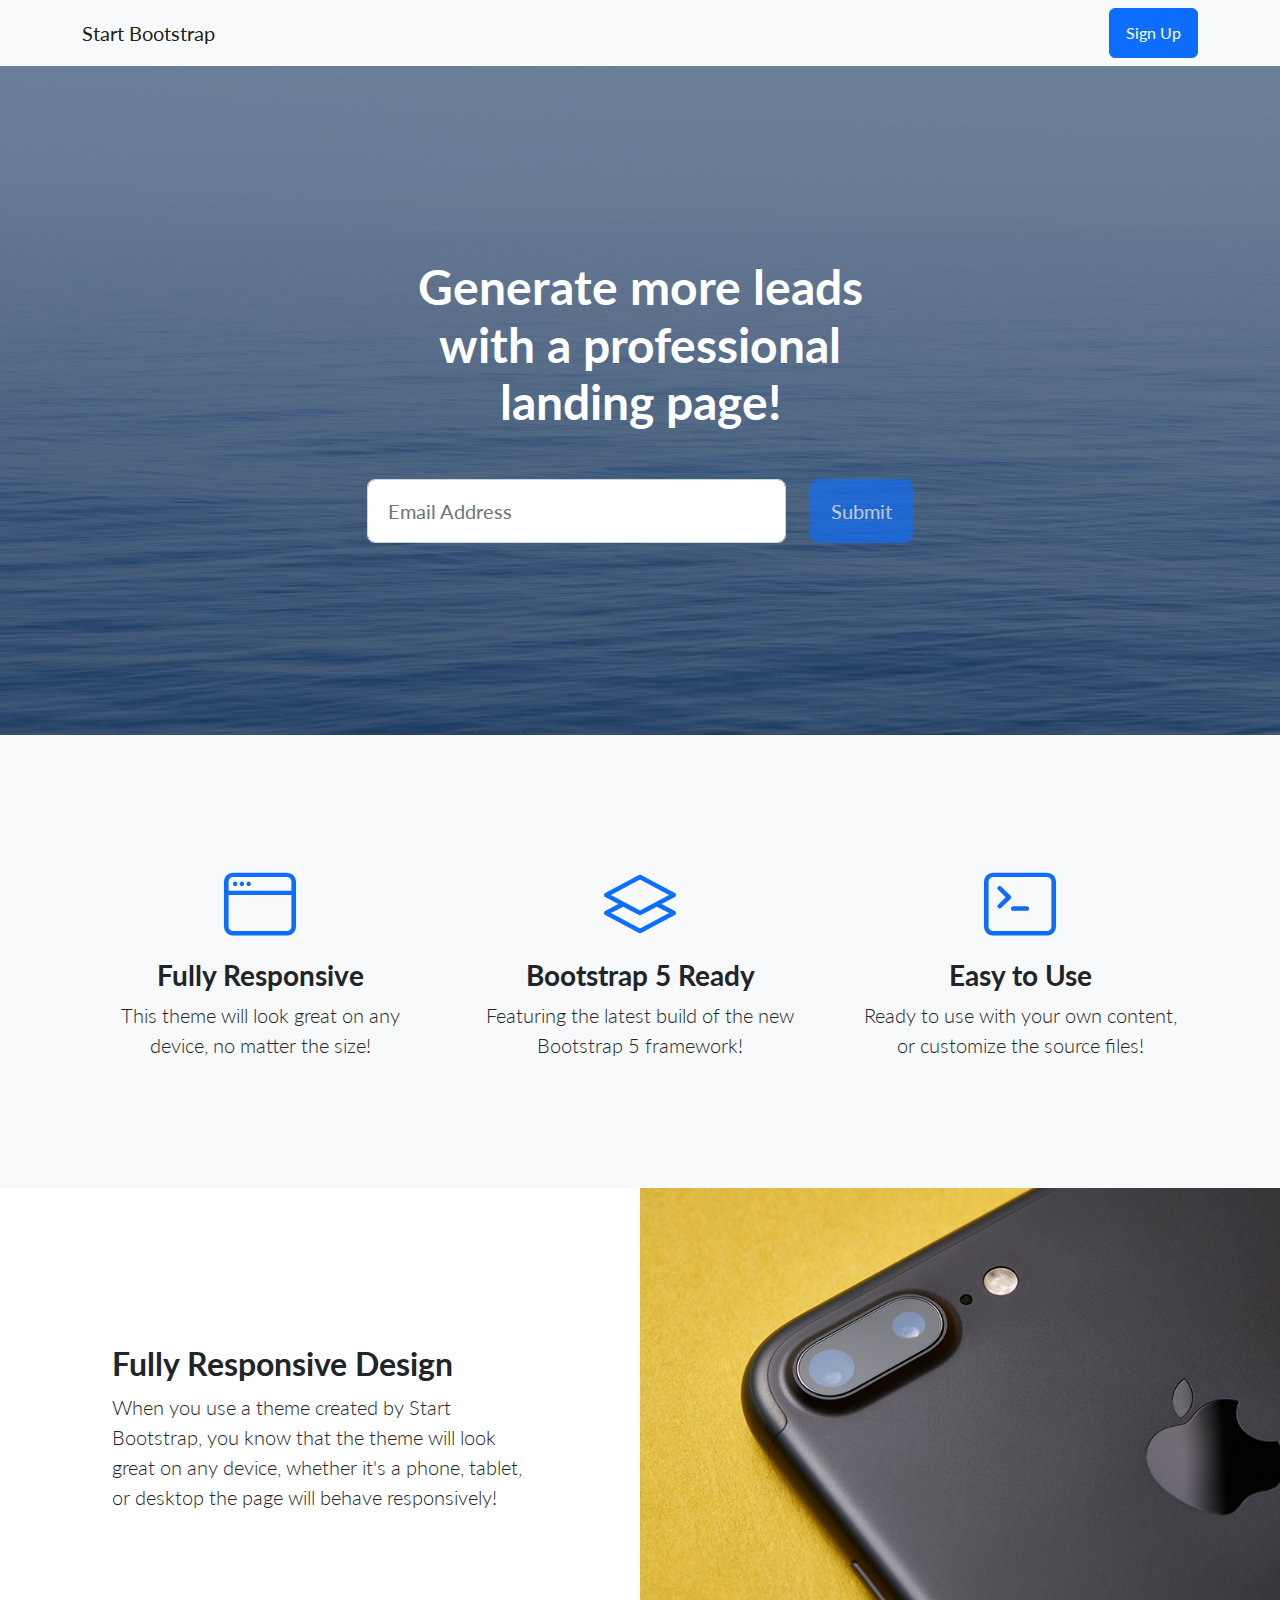
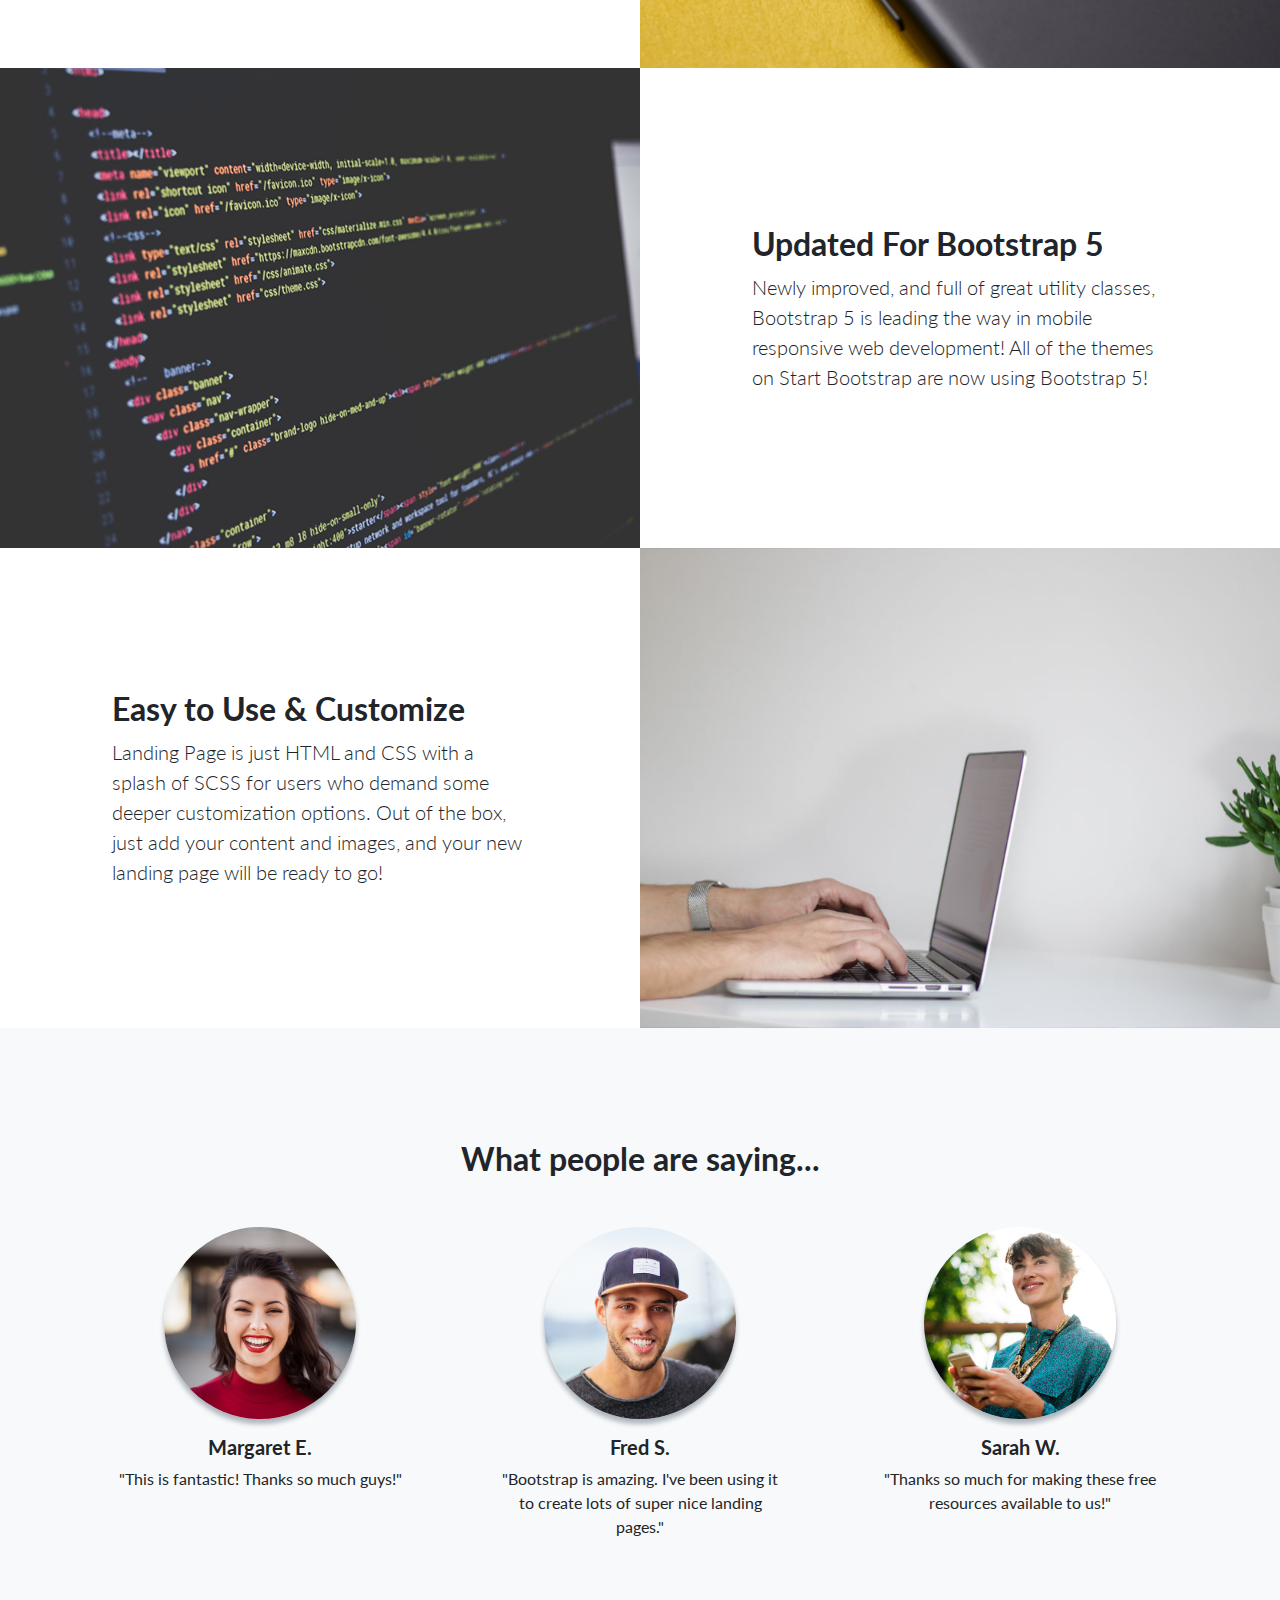
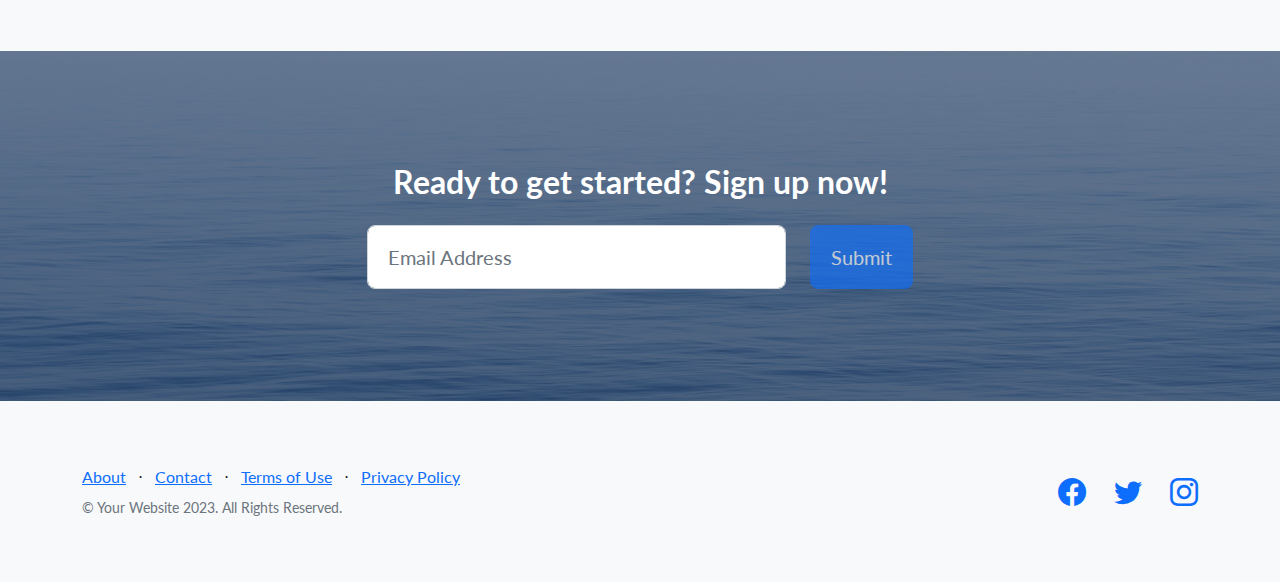
<file: index.html>
<!DOCTYPE html>
<html lang="en">
    <head>
        <meta charset="utf-8" />
        <meta name="viewport" content="width=device-width, initial-scale=1, shrink-to-fit=no" />
        <meta name="description" content="" />
        <meta name="author" content="" />
        <title>Landing Page - Start Bootstrap Theme</title>
        <!-- Favicon-->
        <link rel="icon" type="image/x-icon" href="assets/favicon.ico" />
        <!-- Bootstrap icons-->
        <link href="https://cdn.jsdelivr.net/npm/bootstrap-icons@1.5.0/font/bootstrap-icons.css" rel="stylesheet" type="text/css" />
        <!-- Google fonts-->
        <link href="https://fonts.googleapis.com/css?family=Lato:300,400,700,300italic,400italic,700italic" rel="stylesheet" type="text/css" />
        <!-- Core theme CSS (includes Bootstrap)-->
        <link href="css/styles.css" rel="stylesheet" />
    </head>
    <body>
        <!-- Navigation-->
        <nav class="navbar navbar-light bg-light static-top">
            <div class="container">
                <a class="navbar-brand" href="#!">Start Bootstrap</a>
                <a class="btn btn-primary" href="#signup">Sign Up</a>
            </div>
        </nav>
        <!-- Masthead-->
        <header class="masthead">
            <div class="container position-relative">
                <div class="row justify-content-center">
                    <div class="col-xl-6">
                        <div class="text-center text-white">
                            <!-- Page heading-->
                            <h1 class="mb-5">Generate more leads with a professional landing page!</h1>
                            <!-- Signup form-->
                            <!-- * * * * * * * * * * * * * * *-->
                            <!-- * * SB Forms Contact Form * *-->
                            <!-- * * * * * * * * * * * * * * *-->
                            <!-- This form is pre-integrated with SB Forms.-->
                            <!-- To make this form functional, sign up at-->
                            <!-- https://startbootstrap.com/solution/contact-forms-->
                            <!-- to get an API token!-->
                            <form class="form-subscribe" id="contactForm" data-sb-form-api-token="API_TOKEN">
                                <!-- Email address input-->
                                <div class="row">
                                    <div class="col">
                                        <input class="form-control form-control-lg" id="emailAddress" type="email" placeholder="Email Address" data-sb-validations="required,email" />
                                        <div class="invalid-feedback text-white" data-sb-feedback="emailAddress:required">Email Address is required.</div>
                                        <div class="invalid-feedback text-white" data-sb-feedback="emailAddress:email">Email Address Email is not valid.</div>
                                    </div>
                                    <div class="col-auto"><button class="btn btn-primary btn-lg disabled" id="submitButton" type="submit">Submit</button></div>
                                </div>
                                <!-- Submit success message-->
                                <!---->
                                <!-- This is what your users will see when the form-->
                                <!-- has successfully submitted-->
                                <div class="d-none" id="submitSuccessMessage">
                                    <div class="text-center mb-3">
                                        <div class="fw-bolder">Form submission successful!</div>
                                        <p>To activate this form, sign up at</p>
                                        <a class="text-white" href="https://startbootstrap.com/solution/contact-forms">https://startbootstrap.com/solution/contact-forms</a>
                                    </div>
                                </div>
                                <!-- Submit error message-->
                                <!---->
                                <!-- This is what your users will see when there is-->
                                <!-- an error submitting the form-->
                                <div class="d-none" id="submitErrorMessage"><div class="text-center text-danger mb-3">Error sending message!</div></div>
                            </form>
                        </div>
                    </div>
                </div>
            </div>
        </header>
        <!-- Icons Grid-->
        <section class="features-icons bg-light text-center">
            <div class="container">
                <div class="row">
                    <div class="col-lg-4">
                        <div class="features-icons-item mx-auto mb-5 mb-lg-0 mb-lg-3">
                            <div class="features-icons-icon d-flex"><i class="bi-window m-auto text-primary"></i></div>
                            <h3>Fully Responsive</h3>
                            <p class="lead mb-0">This theme will look great on any device, no matter the size!</p>
                        </div>
                    </div>
                    <div class="col-lg-4">
                        <div class="features-icons-item mx-auto mb-5 mb-lg-0 mb-lg-3">
                            <div class="features-icons-icon d-flex"><i class="bi-layers m-auto text-primary"></i></div>
                            <h3>Bootstrap 5 Ready</h3>
                            <p class="lead mb-0">Featuring the latest build of the new Bootstrap 5 framework!</p>
                        </div>
                    </div>
                    <div class="col-lg-4">
                        <div class="features-icons-item mx-auto mb-0 mb-lg-3">
                            <div class="features-icons-icon d-flex"><i class="bi-terminal m-auto text-primary"></i></div>
                            <h3>Easy to Use</h3>
                            <p class="lead mb-0">Ready to use with your own content, or customize the source files!</p>
                        </div>
                    </div>
                </div>
            </div>
        </section>
        <!-- Image Showcases-->
        <section class="showcase">
            <div class="container-fluid p-0">
                <div class="row g-0">
                    <div class="col-lg-6 order-lg-2 text-white showcase-img" style="background-image: url('assets/img/bg-showcase-1.jpg')"></div>
                    <div class="col-lg-6 order-lg-1 my-auto showcase-text">
                        <h2>Fully Responsive Design</h2>
                        <p class="lead mb-0">When you use a theme created by Start Bootstrap, you know that the theme will look great on any device, whether it's a phone, tablet, or desktop the page will behave responsively!</p>
                    </div>
                </div>
                <div class="row g-0">
                    <div class="col-lg-6 text-white showcase-img" style="background-image: url('assets/img/bg-showcase-2.jpg')"></div>
                    <div class="col-lg-6 my-auto showcase-text">
                        <h2>Updated For Bootstrap 5</h2>
                        <p class="lead mb-0">Newly improved, and full of great utility classes, Bootstrap 5 is leading the way in mobile responsive web development! All of the themes on Start Bootstrap are now using Bootstrap 5!</p>
                    </div>
                </div>
                <div class="row g-0">
                    <div class="col-lg-6 order-lg-2 text-white showcase-img" style="background-image: url('assets/img/bg-showcase-3.jpg')"></div>
                    <div class="col-lg-6 order-lg-1 my-auto showcase-text">
                        <h2>Easy to Use & Customize</h2>
                        <p class="lead mb-0">Landing Page is just HTML and CSS with a splash of SCSS for users who demand some deeper customization options. Out of the box, just add your content and images, and your new landing page will be ready to go!</p>
                    </div>
                </div>
            </div>
        </section>
        <!-- Testimonials-->
        <section class="testimonials text-center bg-light">
            <div class="container">
                <h2 class="mb-5">What people are saying...</h2>
                <div class="row">
                    <div class="col-lg-4">
                        <div class="testimonial-item mx-auto mb-5 mb-lg-0">
                            <img class="img-fluid rounded-circle mb-3" src="assets/img/testimonials-1.jpg" alt="..." />
                            <h5>Margaret E.</h5>
                            <p class="font-weight-light mb-0">"This is fantastic! Thanks so much guys!"</p>
                        </div>
                    </div>
                    <div class="col-lg-4">
                        <div class="testimonial-item mx-auto mb-5 mb-lg-0">
                            <img class="img-fluid rounded-circle mb-3" src="assets/img/testimonials-2.jpg" alt="..." />
                            <h5>Fred S.</h5>
                            <p class="font-weight-light mb-0">"Bootstrap is amazing. I've been using it to create lots of super nice landing pages."</p>
                        </div>
                    </div>
                    <div class="col-lg-4">
                        <div class="testimonial-item mx-auto mb-5 mb-lg-0">
                            <img class="img-fluid rounded-circle mb-3" src="assets/img/testimonials-3.jpg" alt="..." />
                            <h5>Sarah W.</h5>
                            <p class="font-weight-light mb-0">"Thanks so much for making these free resources available to us!"</p>
                        </div>
                    </div>
                </div>
            </div>
        </section>
        <!-- Call to Action-->
        <section class="call-to-action text-white text-center" id="signup">
            <div class="container position-relative">
                <div class="row justify-content-center">
                    <div class="col-xl-6">
                        <h2 class="mb-4">Ready to get started? Sign up now!</h2>
                        <!-- Signup form-->
                        <!-- * * * * * * * * * * * * * * *-->
                        <!-- * * SB Forms Contact Form * *-->
                        <!-- * * * * * * * * * * * * * * *-->
                        <!-- This form is pre-integrated with SB Forms.-->
                        <!-- To make this form functional, sign up at-->
                        <!-- https://startbootstrap.com/solution/contact-forms-->
                        <!-- to get an API token!-->
                        <form class="form-subscribe" id="contactFormFooter" data-sb-form-api-token="API_TOKEN">
                            <!-- Email address input-->
                            <div class="row">
                                <div class="col">
                                    <input class="form-control form-control-lg" id="emailAddressBelow" type="email" placeholder="Email Address" data-sb-validations="required,email" />
                                    <div class="invalid-feedback text-white" data-sb-feedback="emailAddressBelow:required">Email Address is required.</div>
                                    <div class="invalid-feedback text-white" data-sb-feedback="emailAddressBelow:email">Email Address Email is not valid.</div>
                                </div>
                                <div class="col-auto"><button class="btn btn-primary btn-lg disabled" id="submitButton" type="submit">Submit</button></div>
                            </div>
                            <!-- Submit success message-->
                            <!---->
                            <!-- This is what your users will see when the form-->
                            <!-- has successfully submitted-->
                            <div class="d-none" id="submitSuccessMessage">
                                <div class="text-center mb-3">
                                    <div class="fw-bolder">Form submission successful!</div>
                                    <p>To activate this form, sign up at</p>
                                    <a class="text-white" href="https://startbootstrap.com/solution/contact-forms">https://startbootstrap.com/solution/contact-forms</a>
                                </div>
                            </div>
                            <!-- Submit error message-->
                            <!---->
                            <!-- This is what your users will see when there is-->
                            <!-- an error submitting the form-->
                            <div class="d-none" id="submitErrorMessage"><div class="text-center text-danger mb-3">Error sending message!</div></div>
                        </form>
                    </div>
                </div>
            </div>
        </section>
        <!-- Footer-->
        <footer class="footer bg-light">
            <div class="container">
                <div class="row">
                    <div class="col-lg-6 h-100 text-center text-lg-start my-auto">
                        <ul class="list-inline mb-2">
                            <li class="list-inline-item"><a href="#!">About</a></li>
                            <li class="list-inline-item">⋅</li>
                            <li class="list-inline-item"><a href="#!">Contact</a></li>
                            <li class="list-inline-item">⋅</li>
                            <li class="list-inline-item"><a href="#!">Terms of Use</a></li>
                            <li class="list-inline-item">⋅</li>
                            <li class="list-inline-item"><a href="#!">Privacy Policy</a></li>
                        </ul>
                        <p class="text-muted small mb-4 mb-lg-0">&copy; Your Website 2023. All Rights Reserved.</p>
                    </div>
                    <div class="col-lg-6 h-100 text-center text-lg-end my-auto">
                        <ul class="list-inline mb-0">
                            <li class="list-inline-item me-4">
                                <a href="#!"><i class="bi-facebook fs-3"></i></a>
                            </li>
                            <li class="list-inline-item me-4">
                                <a href="#!"><i class="bi-twitter fs-3"></i></a>
                            </li>
                            <li class="list-inline-item">
                                <a href="#!"><i class="bi-instagram fs-3"></i></a>
                            </li>
                        </ul>
                    </div>
                </div>
            </div>
        </footer>
        <!-- Bootstrap core JS-->
        <script src="https://cdn.jsdelivr.net/npm/bootstrap@5.2.3/dist/js/bootstrap.bundle.min.js"></script>
        <!-- Core theme JS-->
        <script src="js/scripts.js"></script>
        <!-- * * * * * * * * * * * * * * * * * * * * * * * * * * * * * * * * * * * * * * * *-->
        <!-- * *                               SB Forms JS                               * *-->
        <!-- * * Activate your form at https://startbootstrap.com/solution/contact-forms * *-->
        <!-- * * * * * * * * * * * * * * * * * * * * * * * * * * * * * * * * * * * * * * * *-->
        <script src="https://cdn.startbootstrap.com/sb-forms-latest.js"></script>
    </body>
</html>
</file>
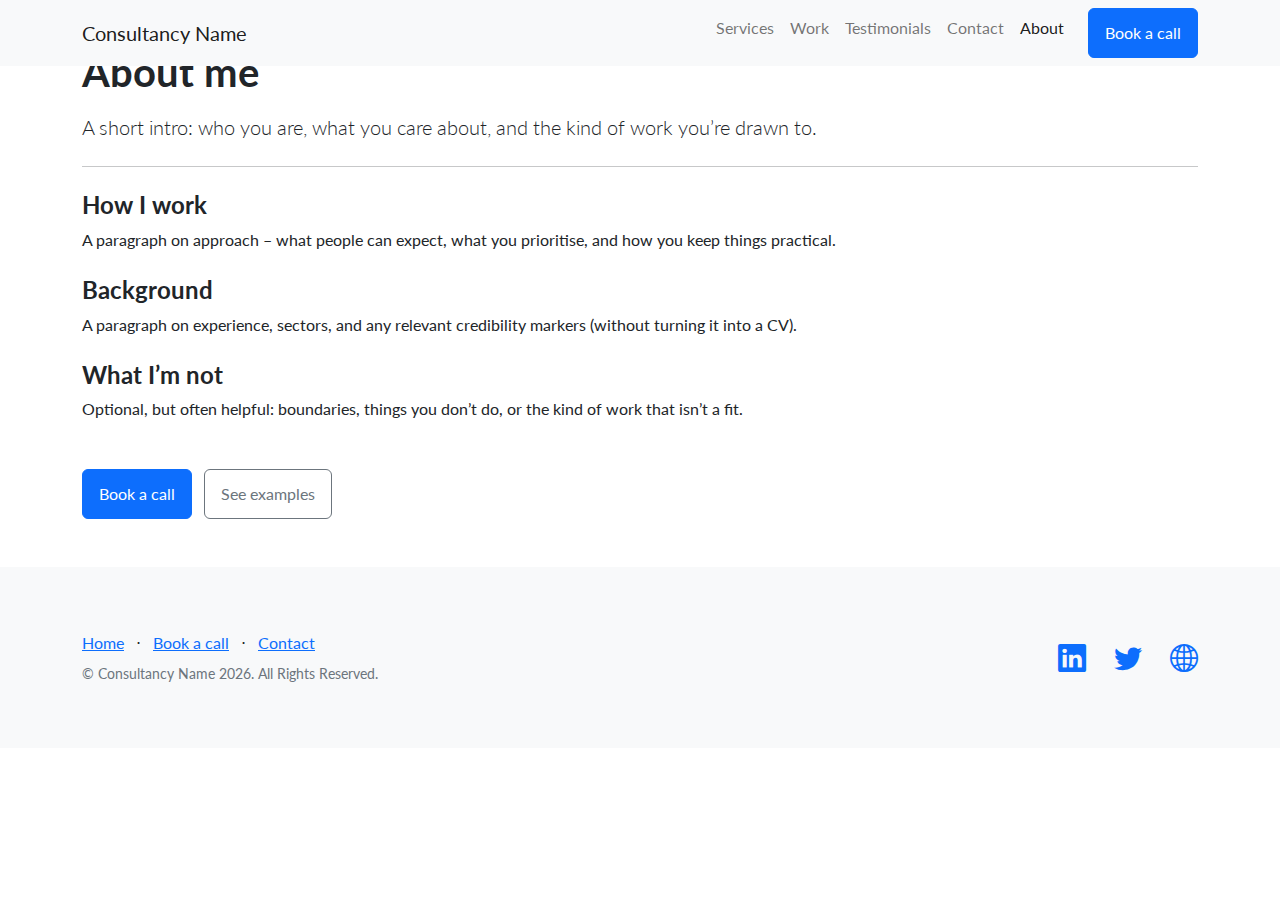
<file: about.html>
<!DOCTYPE html>
<html lang="en">
  <head>
    <meta charset="utf-8" />
    <meta name="viewport" content="width=device-width, initial-scale=1, shrink-to-fit=no" />
    <meta name="description" content="About" />
    <meta name="author" content="" />
    <title>About – Consultancy Name</title>

    <link rel="icon" type="image/x-icon" href="assets/favicon.ico" />
    <link
      href="https://cdn.jsdelivr.net/npm/bootstrap-icons@1.5.0/font/bootstrap-icons.css"
      rel="stylesheet"
      type="text/css"
    />
    <link
      href="https://fonts.googleapis.com/css?family=Lato:300,400,700,300italic,400italic,700italic"
      rel="stylesheet"
      type="text/css"
    />
    <link href="css/styles.css" rel="stylesheet" />
  </head>

  <body>
    <!-- NAV (same as index, but anchor links point back to index sections) -->
    <nav class="navbar navbar-expand-lg navbar-light bg-light fixed-top">
      <div class="container">
        <a class="navbar-brand" href="index.html">Consultancy Name</a>
        <button
          class="navbar-toggler"
          type="button"
          data-bs-toggle="collapse"
          data-bs-target="#mainNav"
          aria-controls="mainNav"
          aria-expanded="false"
          aria-label="Toggle navigation"
        >
          <span class="navbar-toggler-icon"></span>
        </button>

        <div class="collapse navbar-collapse" id="mainNav">
          <ul class="navbar-nav ms-auto">
            <li class="nav-item"><a class="nav-link" href="index.html#services">Services</a></li>
            <li class="nav-item"><a class="nav-link" href="index.html#portfolio">Work</a></li>
            <li class="nav-item"><a class="nav-link" href="index.html#testimonials">Testimonials</a></li>
            <li class="nav-item"><a class="nav-link" href="index.html#contact">Contact</a></li>
            <li class="nav-item"><a class="nav-link active" href="about.html" aria-current="page">About</a></li>
            <li class="nav-item">
              <a class="btn btn-primary ms-lg-3" href="bookacall.html">Book a call</a>
            </li>
          </ul>
        </div>
      </div>
    </nav>

    <main class="py-5" style="padding-top: 72px;">
      <div class="container">
        <!-- ======================================================
             ABOUT PAGE CONTENT
             Safe to edit headings and paragraphs.
             ====================================================== -->
        <h1 class="mb-3">About me</h1>
        <p class="lead">
          A short intro: who you are, what you care about, and the kind of work you’re drawn to.
        </p>

        <hr class="my-4" />

        <h2 class="h4 mt-4">How I work</h2>
        <p>
          A paragraph on approach – what people can expect, what you prioritise, and how you keep things practical.
        </p>

        <h2 class="h4 mt-4">Background</h2>
        <p>
          A paragraph on experience, sectors, and any relevant credibility markers (without turning it into a CV).
        </p>

        <h2 class="h4 mt-4">What I’m not</h2>
        <p>
          Optional, but often helpful: boundaries, things you don’t do, or the kind of work that isn’t a fit.
        </p>

        <div class="mt-5">
          <a class="btn btn-primary" href="bookacall.html">Book a call</a>
          <a class="btn btn-outline-secondary ms-2" href="index.html#portfolio">See examples</a>
        </div>
      </div>
    </main>

    <footer class="footer bg-light">
      <div class="container">
        <div class="row">
          <div class="col-lg-6 h-100 text-center text-lg-start my-auto">
            <ul class="list-inline mb-2">
              <li class="list-inline-item"><a href="index.html">Home</a></li>
              <li class="list-inline-item">⋅</li>
              <li class="list-inline-item"><a href="bookacall.html">Book a call</a></li>
              <li class="list-inline-item">⋅</li>
              <li class="list-inline-item"><a href="index.html#contact">Contact</a></li>
            </ul>
            <p class="text-muted small mb-4 mb-lg-0">&copy; Consultancy Name 2026. All Rights Reserved.</p>
          </div>
          <div class="col-lg-6 h-100 text-center text-lg-end my-auto">
            <ul class="list-inline mb-0">
              <li class="list-inline-item me-4">
                <a href="#!" aria-label="LinkedIn"><i class="bi-linkedin fs-3"></i></a>
              </li>
              <li class="list-inline-item me-4">
                <a href="#!" aria-label="X"><i class="bi-twitter fs-3"></i></a>
              </li>
              <li class="list-inline-item">
                <a href="#!" aria-label="Website"><i class="bi-globe2 fs-3"></i></a>
              </li>
            </ul>
          </div>
        </div>
      </div>
    </footer>

    <script src="https://cdn.jsdelivr.net/npm/bootstrap@5.2.3/dist/js/bootstrap.bundle.min.js"></script>
    <script src="js/scripts.js"></script>
  </body>
</html>
</file>
